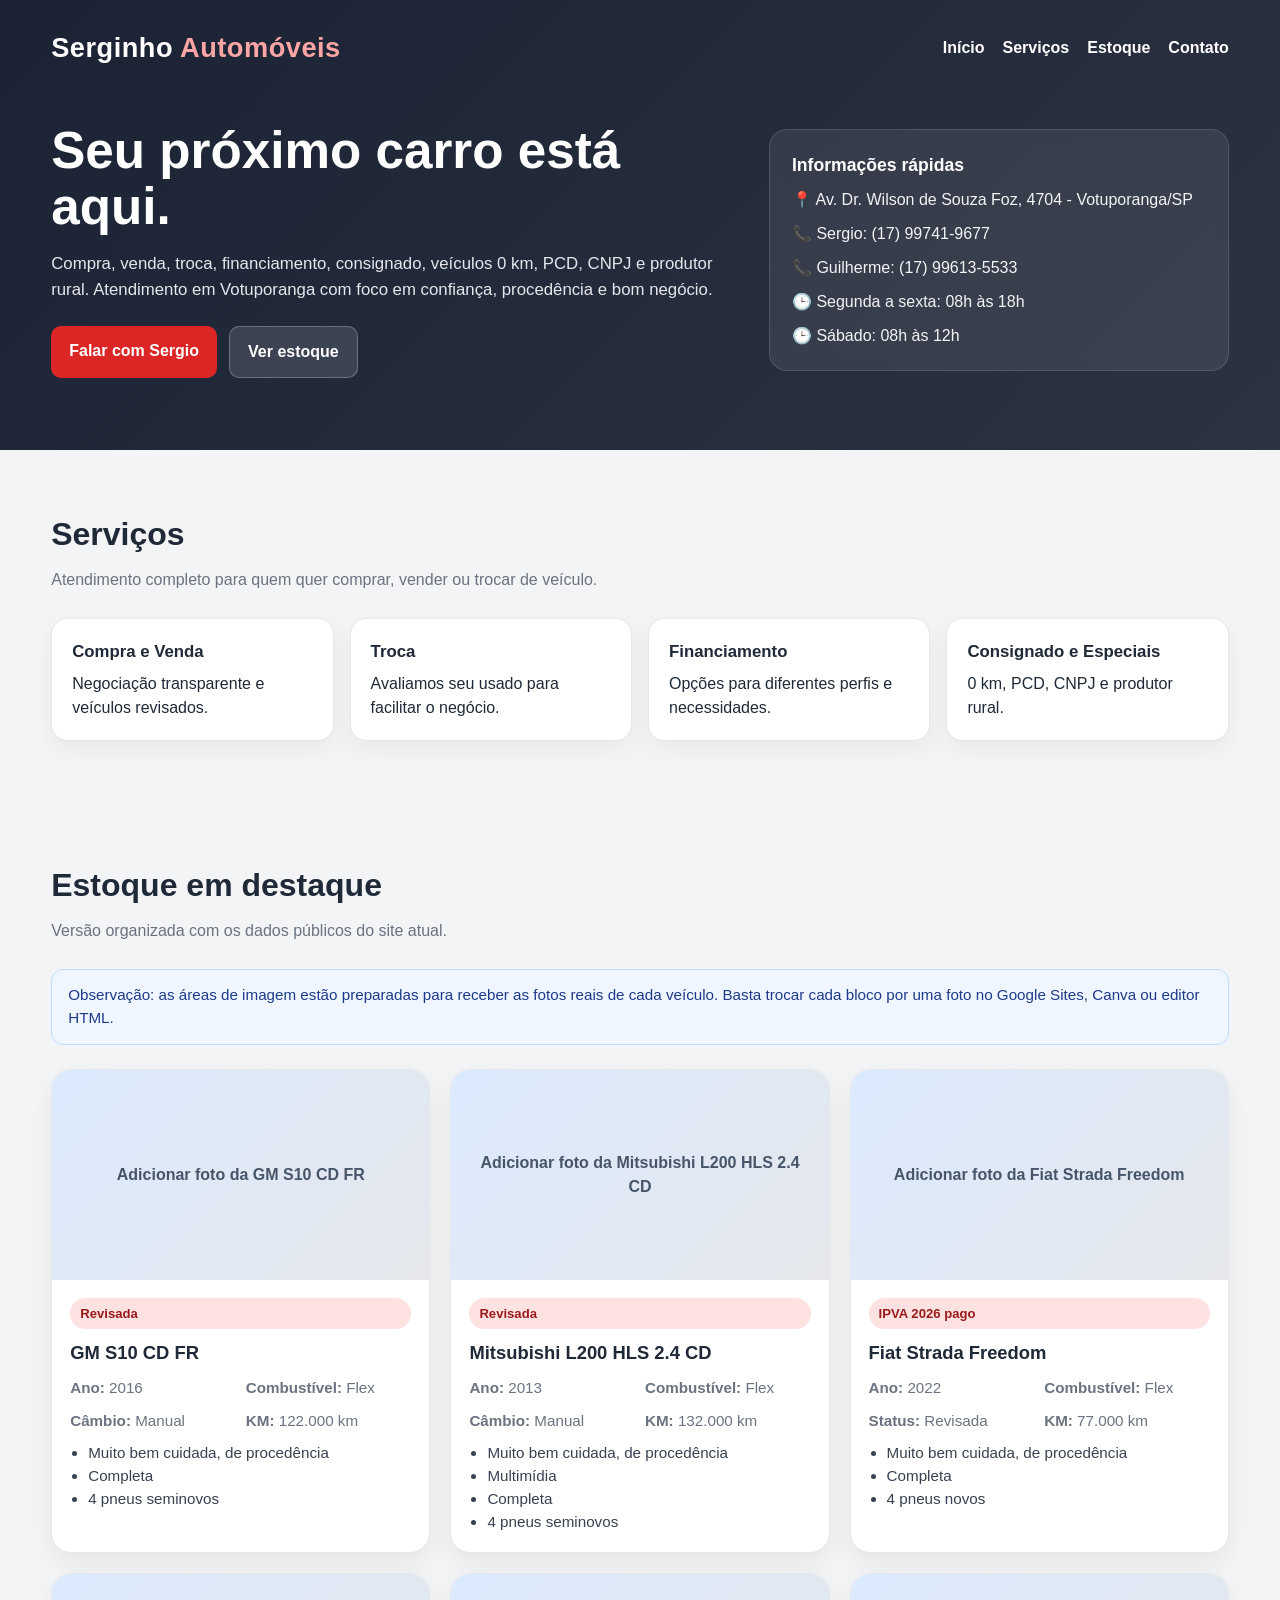
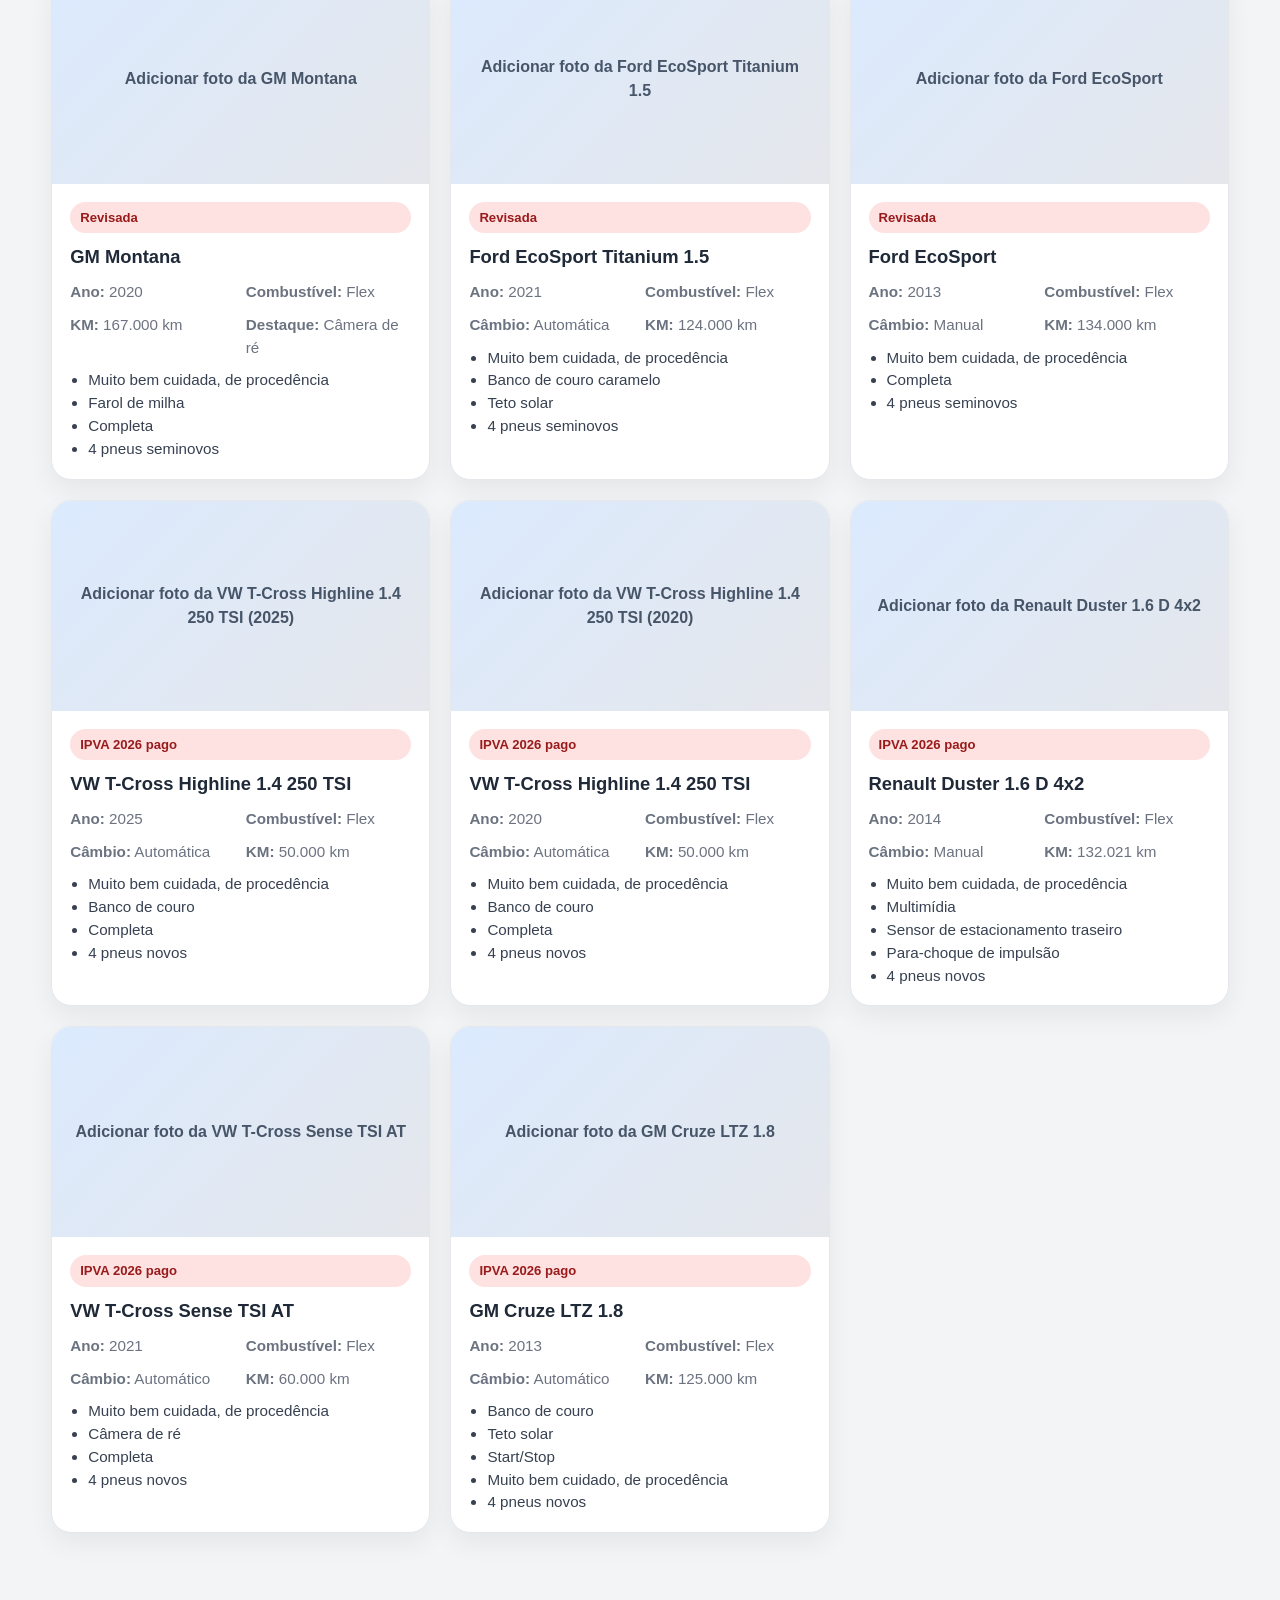
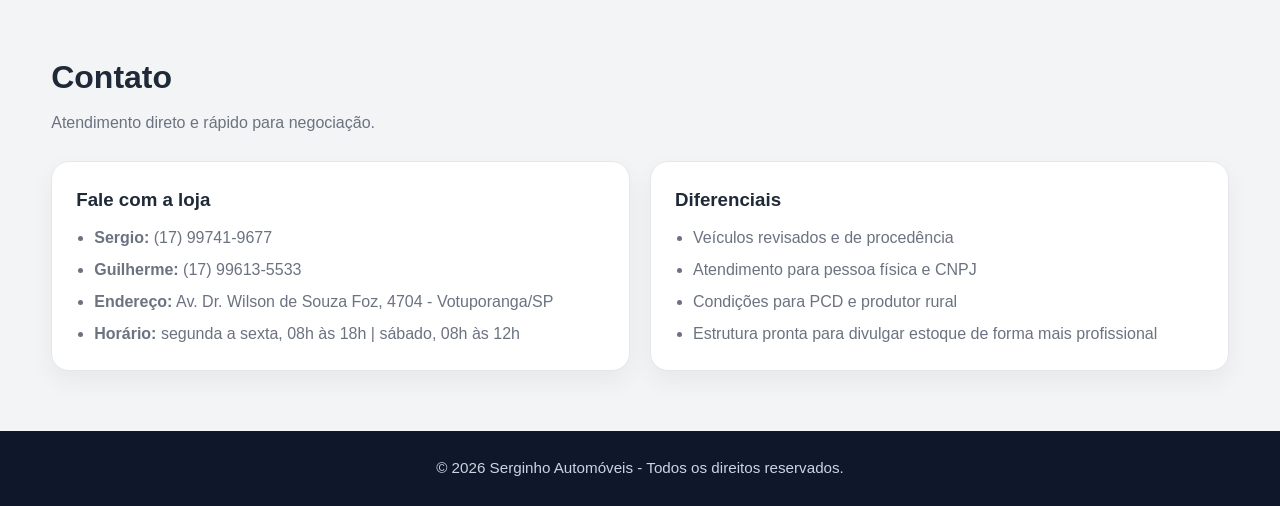
<file: Erick/testesgaragem.html>
<!DOCTYPE html>
<html lang="pt-BR">
<head>
  <meta charset="UTF-8" />
  <meta name="viewport" content="width=device-width, initial-scale=1.0" />
  <title>Serginho Automóveis</title>
  <style>
    :root {
      --bg: #0f172a;
      --bg-soft: #111827;
      --card: #ffffff;
      --text: #1f2937;
      --muted: #6b7280;
      --brand: #dc2626;
      --brand-dark: #991b1b;
      --line: #e5e7eb;
      --accent: #f8fafc;
      --ok: #166534;
    }

    * { box-sizing: border-box; margin: 0; padding: 0; }
    body {
      font-family: Arial, Helvetica, sans-serif;
      background: #f3f4f6;
      color: var(--text);
      line-height: 1.5;
    }

    .container {
      width: min(1200px, 92%);
      margin: 0 auto;
    }

    header {
      background: linear-gradient(135deg, rgba(15,23,42,.95), rgba(17,24,39,.88)),
                  url('https://images.unsplash.com/photo-1503376780353-7e6692767b70?auto=format&fit=crop&w=1400&q=80') center/cover;
      color: white;
      padding: 28px 0 72px;
    }

    .topbar {
      display: flex;
      align-items: center;
      justify-content: space-between;
      gap: 20px;
      flex-wrap: wrap;
    }

    .logo {
      font-size: 1.7rem;
      font-weight: 700;
      letter-spacing: .5px;
    }

    .logo span { color: #fca5a5; }

    nav ul {
      list-style: none;
      display: flex;
      gap: 18px;
      flex-wrap: wrap;
    }

    nav a {
      color: white;
      text-decoration: none;
      font-weight: 600;
    }

    .hero {
      display: grid;
      grid-template-columns: 1.2fr .8fr;
      gap: 28px;
      align-items: center;
      margin-top: 54px;
    }

    .hero h1 {
      font-size: clamp(2rem, 4vw, 3.6rem);
      line-height: 1.1;
      margin-bottom: 16px;
    }

    .hero p {
      color: #e5e7eb;
      font-size: 1.05rem;
      max-width: 700px;
      margin-bottom: 24px;
    }

    .btns {
      display: flex;
      gap: 12px;
      flex-wrap: wrap;
    }

    .btn {
      display: inline-block;
      padding: 13px 18px;
      border-radius: 10px;
      text-decoration: none;
      font-weight: 700;
      transition: .2s ease;
    }

    .btn-primary {
      background: var(--brand);
      color: white;
    }

    .btn-primary:hover { background: var(--brand-dark); }

    .btn-secondary {
      background: rgba(255,255,255,.12);
      color: white;
      border: 1px solid rgba(255,255,255,.25);
    }

    .hero-card {
      background: rgba(255,255,255,.08);
      border: 1px solid rgba(255,255,255,.12);
      backdrop-filter: blur(6px);
      border-radius: 18px;
      padding: 22px;
    }

    .hero-card h3 {
      margin-bottom: 10px;
      font-size: 1.1rem;
    }

    .hero-card ul {
      list-style: none;
      display: grid;
      gap: 10px;
      color: #f3f4f6;
    }

    section { padding: 60px 0; }

    .section-title {
      font-size: 2rem;
      margin-bottom: 10px;
    }

    .section-subtitle {
      color: var(--muted);
      margin-bottom: 26px;
    }

    .services {
      display: grid;
      grid-template-columns: repeat(4, 1fr);
      gap: 16px;
    }

    .service {
      background: var(--card);
      border: 1px solid var(--line);
      border-radius: 16px;
      padding: 20px;
      box-shadow: 0 8px 24px rgba(0,0,0,.05);
    }

    .service h3 {
      margin-bottom: 8px;
      font-size: 1.05rem;
    }

    .inventory {
      display: grid;
      grid-template-columns: repeat(3, 1fr);
      gap: 20px;
    }

    .car-card {
      background: var(--card);
      border: 1px solid var(--line);
      border-radius: 20px;
      overflow: hidden;
      box-shadow: 0 10px 26px rgba(0,0,0,.06);
      display: flex;
      flex-direction: column;
    }

    .car-image {
      height: 210px;
      background: linear-gradient(135deg, #dbeafe, #e5e7eb);
      display: flex;
      align-items: center;
      justify-content: center;
      color: #475569;
      font-weight: 700;
      text-align: center;
      padding: 20px;
    }

    .car-body {
      padding: 18px;
      display: grid;
      gap: 10px;
    }

    .tag {
      display: inline-block;
      background: #fee2e2;
      color: #991b1b;
      padding: 6px 10px;
      border-radius: 999px;
      font-size: .82rem;
      font-weight: 700;
    }

    .car-body h3 { font-size: 1.15rem; }

    .meta {
      display: grid;
      grid-template-columns: repeat(2, 1fr);
      gap: 10px;
      color: var(--muted);
      font-size: .95rem;
    }

    .features {
      color: #374151;
      font-size: .95rem;
      padding-left: 18px;
    }

    .contact-wrap {
      display: grid;
      grid-template-columns: 1fr 1fr;
      gap: 20px;
    }

    .contact-box {
      background: white;
      border: 1px solid var(--line);
      border-radius: 18px;
      padding: 24px;
      box-shadow: 0 10px 24px rgba(0,0,0,.05);
    }

    .contact-box h3 { margin-bottom: 12px; }
    .contact-box p, .contact-box li { color: var(--muted); }
    .contact-box ul { padding-left: 18px; display: grid; gap: 8px; }

    footer {
      background: var(--bg);
      color: #cbd5e1;
      padding: 26px 0;
      text-align: center;
      font-size: .95rem;
    }

    .note {
      background: #eff6ff;
      border: 1px solid #bfdbfe;
      color: #1e3a8a;
      padding: 14px 16px;
      border-radius: 12px;
      margin-bottom: 24px;
      font-size: .95rem;
    }

    @media (max-width: 980px) {
      .hero,
      .contact-wrap,
      .services,
      .inventory {
        grid-template-columns: 1fr 1fr;
      }
    }

    @media (max-width: 700px) {
      .hero,
      .contact-wrap,
      .services,
      .inventory,
      .meta {
        grid-template-columns: 1fr;
      }

      nav ul { gap: 10px; }
      .topbar { justify-content: center; }
      .hero { margin-top: 36px; }
    }
  </style>
</head>
<body>
  <header>
    <div class="container">
      <div class="topbar">
        <div class="logo">Serginho <span>Automóveis</span></div>
        <nav>
          <ul>
            <li><a href="#inicio">Início</a></li>
            <li><a href="#servicos">Serviços</a></li>
            <li><a href="#estoque">Estoque</a></li>
            <li><a href="#contato">Contato</a></li>
          </ul>
        </nav>
      </div>

      <div class="hero" id="inicio">
        <div>
          <h1>Seu próximo carro está aqui.</h1>
          <p>Compra, venda, troca, financiamento, consignado, veículos 0 km, PCD, CNPJ e produtor rural. Atendimento em Votuporanga com foco em confiança, procedência e bom negócio.</p>
          <div class="btns">
            <a class="btn btn-primary" href="https://wa.me/5517997419677" target="_blank">Falar com Sergio</a>
            <a class="btn btn-secondary" href="#estoque">Ver estoque</a>
          </div>
        </div>

        <div class="hero-card">
          <h3>Informações rápidas</h3>
          <ul>
            <li>📍 Av. Dr. Wilson de Souza Foz, 4704 - Votuporanga/SP</li>
            <li>📞 Sergio: (17) 99741-9677</li>
            <li>📞 Guilherme: (17) 99613-5533</li>
            <li>🕒 Segunda a sexta: 08h às 18h</li>
            <li>🕒 Sábado: 08h às 12h</li>
          </ul>
        </div>
      </div>
    </div>
  </header>

  <section id="servicos">
    <div class="container">
      <h2 class="section-title">Serviços</h2>
      <p class="section-subtitle">Atendimento completo para quem quer comprar, vender ou trocar de veículo.</p>
      <div class="services">
        <div class="service"><h3>Compra e Venda</h3><p>Negociação transparente e veículos revisados.</p></div>
        <div class="service"><h3>Troca</h3><p>Avaliamos seu usado para facilitar o negócio.</p></div>
        <div class="service"><h3>Financiamento</h3><p>Opções para diferentes perfis e necessidades.</p></div>
        <div class="service"><h3>Consignado e Especiais</h3><p>0 km, PCD, CNPJ e produtor rural.</p></div>
      </div>
    </div>
  </section>

  <section id="estoque">
    <div class="container">
      <h2 class="section-title">Estoque em destaque</h2>
      <p class="section-subtitle">Versão organizada com os dados públicos do site atual.</p>
      <div class="note">Observação: as áreas de imagem estão preparadas para receber as fotos reais de cada veículo. Basta trocar cada bloco por uma foto no Google Sites, Canva ou editor HTML.</div>

      <div class="inventory">
        <article class="car-card">
          <div class="car-image">Adicionar foto da GM S10 CD FR</div>
          <div class="car-body">
            <span class="tag">Revisada</span>
            <h3>GM S10 CD FR</h3>
            <div class="meta"><div><strong>Ano:</strong> 2016</div><div><strong>Combustível:</strong> Flex</div><div><strong>Câmbio:</strong> Manual</div><div><strong>KM:</strong> 122.000 km</div></div>
            <ul class="features"><li>Muito bem cuidada, de procedência</li><li>Completa</li><li>4 pneus seminovos</li></ul>
          </div>
        </article>

        <article class="car-card">
          <div class="car-image">Adicionar foto da Mitsubishi L200 HLS 2.4 CD</div>
          <div class="car-body">
            <span class="tag">Revisada</span>
            <h3>Mitsubishi L200 HLS 2.4 CD</h3>
            <div class="meta"><div><strong>Ano:</strong> 2013</div><div><strong>Combustível:</strong> Flex</div><div><strong>Câmbio:</strong> Manual</div><div><strong>KM:</strong> 132.000 km</div></div>
            <ul class="features"><li>Muito bem cuidada, de procedência</li><li>Multimídia</li><li>Completa</li><li>4 pneus seminovos</li></ul>
          </div>
        </article>

        <article class="car-card">
          <div class="car-image">Adicionar foto da Fiat Strada Freedom</div>
          <div class="car-body">
            <span class="tag">IPVA 2026 pago</span>
            <h3>Fiat Strada Freedom</h3>
            <div class="meta"><div><strong>Ano:</strong> 2022</div><div><strong>Combustível:</strong> Flex</div><div><strong>Status:</strong> Revisada</div><div><strong>KM:</strong> 77.000 km</div></div>
            <ul class="features"><li>Muito bem cuidada, de procedência</li><li>Completa</li><li>4 pneus novos</li></ul>
          </div>
        </article>

        <article class="car-card">
          <div class="car-image">Adicionar foto da GM Montana</div>
          <div class="car-body">
            <span class="tag">Revisada</span>
            <h3>GM Montana</h3>
            <div class="meta"><div><strong>Ano:</strong> 2020</div><div><strong>Combustível:</strong> Flex</div><div><strong>KM:</strong> 167.000 km</div><div><strong>Destaque:</strong> Câmera de ré</div></div>
            <ul class="features"><li>Muito bem cuidada, de procedência</li><li>Farol de milha</li><li>Completa</li><li>4 pneus seminovos</li></ul>
          </div>
        </article>

        <article class="car-card">
          <div class="car-image">Adicionar foto da Ford EcoSport Titanium 1.5</div>
          <div class="car-body">
            <span class="tag">Revisada</span>
            <h3>Ford EcoSport Titanium 1.5</h3>
            <div class="meta"><div><strong>Ano:</strong> 2021</div><div><strong>Combustível:</strong> Flex</div><div><strong>Câmbio:</strong> Automática</div><div><strong>KM:</strong> 124.000 km</div></div>
            <ul class="features"><li>Muito bem cuidada, de procedência</li><li>Banco de couro caramelo</li><li>Teto solar</li><li>4 pneus seminovos</li></ul>
          </div>
        </article>

        <article class="car-card">
          <div class="car-image">Adicionar foto da Ford EcoSport</div>
          <div class="car-body">
            <span class="tag">Revisada</span>
            <h3>Ford EcoSport</h3>
            <div class="meta"><div><strong>Ano:</strong> 2013</div><div><strong>Combustível:</strong> Flex</div><div><strong>Câmbio:</strong> Manual</div><div><strong>KM:</strong> 134.000 km</div></div>
            <ul class="features"><li>Muito bem cuidada, de procedência</li><li>Completa</li><li>4 pneus seminovos</li></ul>
          </div>
        </article>

        <article class="car-card">
          <div class="car-image">Adicionar foto da VW T-Cross Highline 1.4 250 TSI (2025)</div>
          <div class="car-body">
            <span class="tag">IPVA 2026 pago</span>
            <h3>VW T-Cross Highline 1.4 250 TSI</h3>
            <div class="meta"><div><strong>Ano:</strong> 2025</div><div><strong>Combustível:</strong> Flex</div><div><strong>Câmbio:</strong> Automática</div><div><strong>KM:</strong> 50.000 km</div></div>
            <ul class="features"><li>Muito bem cuidada, de procedência</li><li>Banco de couro</li><li>Completa</li><li>4 pneus novos</li></ul>
          </div>
        </article>

        <article class="car-card">
          <div class="car-image">Adicionar foto da VW T-Cross Highline 1.4 250 TSI (2020)</div>
          <div class="car-body">
            <span class="tag">IPVA 2026 pago</span>
            <h3>VW T-Cross Highline 1.4 250 TSI</h3>
            <div class="meta"><div><strong>Ano:</strong> 2020</div><div><strong>Combustível:</strong> Flex</div><div><strong>Câmbio:</strong> Automática</div><div><strong>KM:</strong> 50.000 km</div></div>
            <ul class="features"><li>Muito bem cuidada, de procedência</li><li>Banco de couro</li><li>Completa</li><li>4 pneus novos</li></ul>
          </div>
        </article>

        <article class="car-card">
          <div class="car-image">Adicionar foto da Renault Duster 1.6 D 4x2</div>
          <div class="car-body">
            <span class="tag">IPVA 2026 pago</span>
            <h3>Renault Duster 1.6 D 4x2</h3>
            <div class="meta"><div><strong>Ano:</strong> 2014</div><div><strong>Combustível:</strong> Flex</div><div><strong>Câmbio:</strong> Manual</div><div><strong>KM:</strong> 132.021 km</div></div>
            <ul class="features"><li>Muito bem cuidada, de procedência</li><li>Multimídia</li><li>Sensor de estacionamento traseiro</li><li>Para-choque de impulsão</li><li>4 pneus novos</li></ul>
          </div>
        </article>

        <article class="car-card">
          <div class="car-image">Adicionar foto da VW T-Cross Sense TSI AT</div>
          <div class="car-body">
            <span class="tag">IPVA 2026 pago</span>
            <h3>VW T-Cross Sense TSI AT</h3>
            <div class="meta"><div><strong>Ano:</strong> 2021</div><div><strong>Combustível:</strong> Flex</div><div><strong>Câmbio:</strong> Automático</div><div><strong>KM:</strong> 60.000 km</div></div>
            <ul class="features"><li>Muito bem cuidada, de procedência</li><li>Câmera de ré</li><li>Completa</li><li>4 pneus novos</li></ul>
          </div>
        </article>

        <article class="car-card">
          <div class="car-image">Adicionar foto da GM Cruze LTZ 1.8</div>
          <div class="car-body">
            <span class="tag">IPVA 2026 pago</span>
            <h3>GM Cruze LTZ 1.8</h3>
            <div class="meta"><div><strong>Ano:</strong> 2013</div><div><strong>Combustível:</strong> Flex</div><div><strong>Câmbio:</strong> Automático</div><div><strong>KM:</strong> 125.000 km</div></div>
            <ul class="features"><li>Banco de couro</li><li>Teto solar</li><li>Start/Stop</li><li>Muito bem cuidado, de procedência</li><li>4 pneus novos</li></ul>
          </div>
        </article>
      </div>
    </div>
  </section>

  <section id="contato">
    <div class="container">
      <h2 class="section-title">Contato</h2>
      <p class="section-subtitle">Atendimento direto e rápido para negociação.</p>
      <div class="contact-wrap">
        <div class="contact-box">
          <h3>Fale com a loja</h3>
          <ul>
            <li><strong>Sergio:</strong> (17) 99741-9677</li>
            <li><strong>Guilherme:</strong> (17) 99613-5533</li>
            <li><strong>Endereço:</strong> Av. Dr. Wilson de Souza Foz, 4704 - Votuporanga/SP</li>
            <li><strong>Horário:</strong> segunda a sexta, 08h às 18h | sábado, 08h às 12h</li>
          </ul>
        </div>
        <div class="contact-box">
          <h3>Diferenciais</h3>
          <ul>
            <li>Veículos revisados e de procedência</li>
            <li>Atendimento para pessoa física e CNPJ</li>
            <li>Condições para PCD e produtor rural</li>
            <li>Estrutura pronta para divulgar estoque de forma mais profissional</li>
          </ul>
        </div>
      </div>
    </div>
  </section>

  <footer>
    <div class="container">© 2026 Serginho Automóveis - Todos os direitos reservados.</div>
  </footer>
</body>
</html>
</file>
